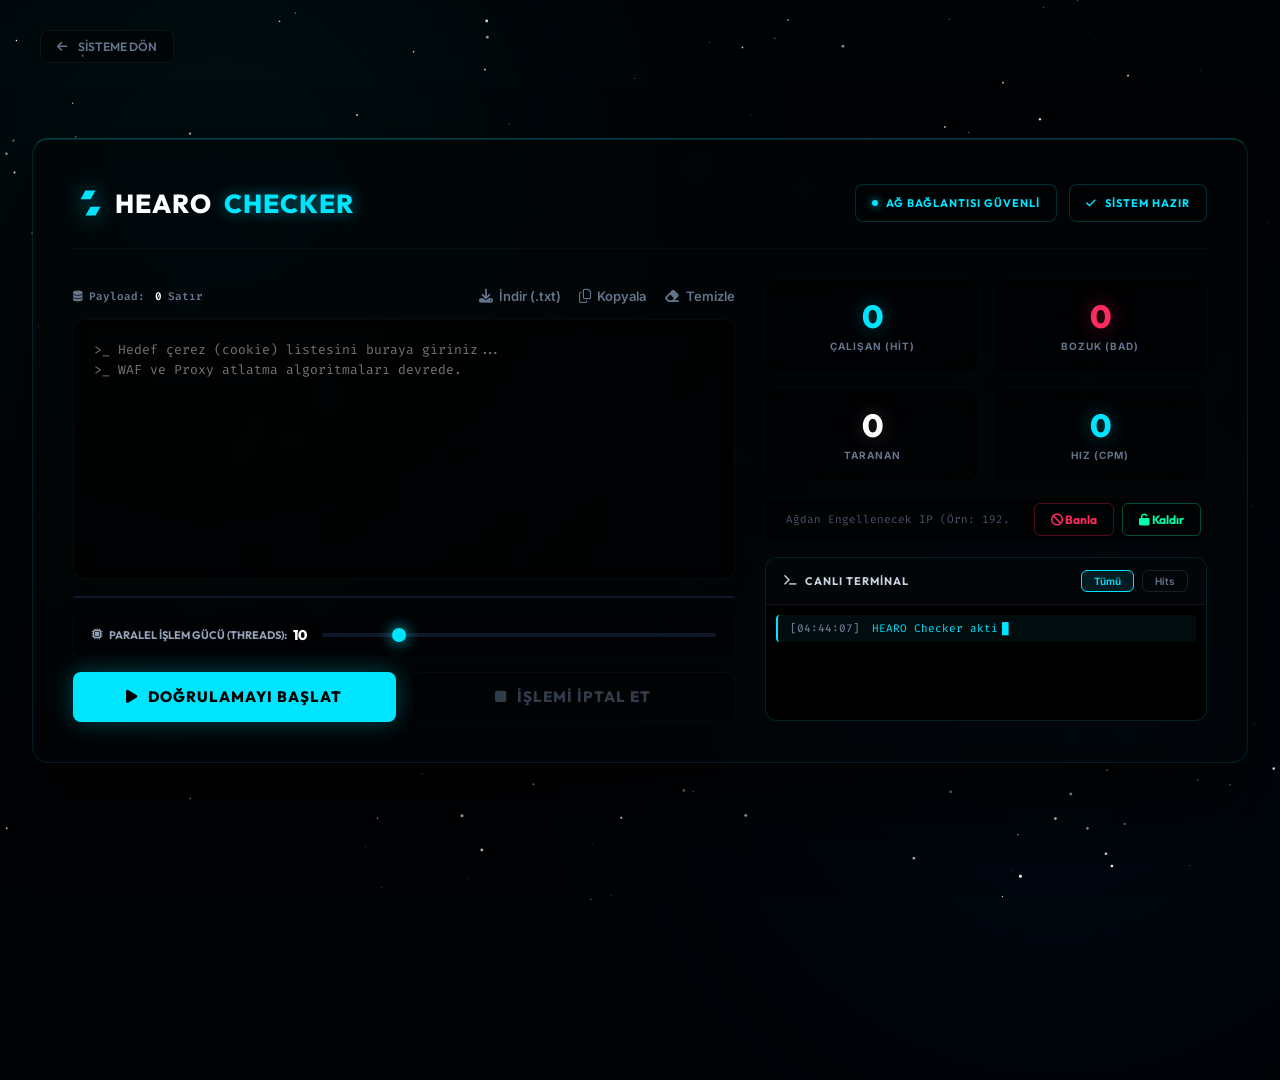
<file: checker.html>
<!DOCTYPE html>
<html lang="tr">
<head>
    <meta charset="UTF-8">
    <meta name="viewport" content="width=device-width, initial-scale=1.0">
    <title>HEARO ADMIN | Ultimate Elite Checker</title>
    <link href="https://fonts.googleapis.com/css2?family=Inter:wght@400;500;600&family=Outfit:wght@500;700;800;900&family=Fira+Code:wght@400;500;600&display=swap" rel="stylesheet">
    <link rel="stylesheet" href="https://cdnjs.cloudflare.com/ajax/libs/font-awesome/6.4.0/css/all.min.css">
    <style>
        :root {
            /*  */
            --neon-cyan: #00e5ff; 
            --neon-red: #ff2a5f; 
            --neon-green: #00ffaa;
            
            /*  */
            --panel-bg: rgba(3, 5, 8, 0.6); 
            --panel-border: rgba(0, 229, 255, 0.12);
        }

        * { margin: 0; padding: 0; box-sizing: border-box; }

        /*  () */
        body {
            font-family: 'Inter', sans-serif;
            background-color: #010204;
            color: white;
            height: 100vh;
            display: flex;
            align-items: center;
            justify-content: center;
            overflow: hidden; 
        }

        /*  () */
        .nebula-glow { position: absolute; filter: blur(150px); opacity: 0.05; z-index: -3; pointer-events: none; border-radius: 50%; }
        .nebula-1 { top: -20%; left: -10%; width: 700px; height: 700px; background: #00e5ff; }
        .nebula-2 { bottom: -20%; right: -10%; width: 700px; height: 700px; background: #0088ff; }

        /*  */
        #starCanvas { position: fixed; top: 0; left: 0; width: 100vw; height: 100vh; pointer-events: none; z-index: -2; }

        /*  */
        @keyframes smoothEnter { 0% { opacity: 0; transform: translateY(20px); } 100% { opacity: 1; transform: translateY(0); } }
        .tilt-container { width: 95%; max-width: 1300px; animation: smoothEnter 0.6s cubic-bezier(0.16, 1, 0.3, 1) forwards; perspective: 1200px; z-index: 10;}
        
        /*  */
        .checker-wrapper {
            background: var(--panel-bg); 
            border: 1px solid var(--panel-border);
            border-top: 1px solid rgba(0, 229, 255, 0.25);
            border-radius: 16px; padding: 40px;
            box-shadow: 0 40px 80px rgba(0,0,0,0.95), inset 0 1px 0 rgba(0,229,255,0.15);
            display: grid; grid-template-columns: 1.2fr 0.8fr; gap: 30px; 
            position: relative;
            backdrop-filter: blur(10px);
            -webkit-backdrop-filter: blur(10px);
        }

        /*  */
        .header { grid-column: 1 / -1; display: flex; justify-content: space-between; align-items: center; border-bottom: 1px solid rgba(255,255,255,0.03); padding-bottom: 20px; height: 70px; }
        .logo { font-family: 'Outfit', sans-serif; font-size: 26px; font-weight: 800; letter-spacing: 1px; display: flex; align-items: center; gap: 12px; white-space: nowrap; flex-shrink: 0; }
        .logo svg { width: 30px; height: 30px; flex-shrink: 0; filter: drop-shadow(0 0 10px rgba(0,229,255,0.6)); }
        .logo span.hearo-text { color: white; }
        .logo span.checker-text { color: var(--neon-cyan); text-shadow: 0 0 15px rgba(0, 229, 255, 0.5); }
        
        /*  */
        .header-right { display: flex; align-items: center; gap: 12px; height: 38px; }
        .header-badge { 
            height: 100%;
            display: flex; align-items: center; justify-content: center; gap: 8px; 
            background: rgba(0,0,0,0.5); border: 1px solid rgba(0,229,255,0.2); 
            padding: 0 16px; border-radius: 8px; 
            font-family: 'Outfit', sans-serif; font-size: 11px; font-weight: 700; color: var(--neon-cyan); 
            text-transform: uppercase; letter-spacing: 1px; 
            white-space: nowrap; /*  */
            box-shadow: inset 0 0 10px rgba(0,229,255,0.03);
            transition: 0.3s;
        }
        .ping-dot { width: 6px; height: 6px; background: var(--neon-cyan); border-radius: 50%; box-shadow: 0 0 8px var(--neon-cyan); animation: blink 1.5s infinite; }

        @keyframes pulseGlow { 0% { box-shadow: inset 0 0 10px rgba(0,229,255,0.05), 0 0 0px rgba(0,229,255,0); } 50% { box-shadow: inset 0 0 15px rgba(0,229,255,0.15), 0 0 15px rgba(0,229,255,0.2); } 100% { box-shadow: inset 0 0 10px rgba(0,229,255,0.05), 0 0 0px rgba(0,229,255,0); } }
        @keyframes blink { 0%, 100% { opacity: 1; } 50% { opacity: 0.3; } }
        .header-badge.scanning { animation: pulseGlow 1.5s infinite; border-color: var(--neon-cyan); color: white; background: rgba(0,229,255,0.1);}

        /* */
        .input-area { display: flex; flex-direction: column; gap: 15px; }
        .top-actions { display: flex; justify-content: space-between; align-items: flex-end; height: 25px; }
        
        .live-counter { font-family: 'Fira Code', monospace; font-size: 11px; font-weight: 600; color: #64748b; display: flex; align-items: center; gap: 6px; transition: 0.3s;}
        .live-counter.active { color: var(--neon-cyan); text-shadow: 0 0 10px rgba(0,229,255,0.3); }
        
        /*  */
        .action-btns { display: flex; gap: 18px; margin-left: auto; align-items: center;}
        .btn-text { background: none; border: none; color: #64748b; font-family: 'Inter', sans-serif; font-size: 13px; font-weight: 600; cursor: pointer; transition: 0.2s; display: flex; align-items: center; gap: 6px; }
        .btn-text:hover { color: var(--neon-cyan); }
        .btn-text i { font-size: 14px; }
        
        textarea { width: 100%; height: 260px; background: rgba(0,0,0,0.6); border: 1px solid rgba(255,255,255,0.03); border-radius: 12px; padding: 20px; color: #e2e8f0; font-family: 'Fira Code', monospace; font-size: 13px; resize: none; outline: none; transition: all 0.2s ease; line-height: 1.6; box-shadow: inset 0 2px 15px rgba(0,0,0,0.8); }
        textarea:focus { border-color: var(--neon-cyan); box-shadow: inset 0 2px 15px rgba(0,0,0,0.8), 0 0 15px rgba(0, 229, 255, 0.1); }
        textarea::-webkit-scrollbar { width: 6px; } textarea::-webkit-scrollbar-thumb { background: rgba(0, 229, 255, 0.2); border-radius: 10px; }
        textarea.success-mode { border-color: var(--neon-cyan); box-shadow: inset 0 2px 15px rgba(0,0,0,0.8), 0 0 20px rgba(0, 229, 255, 0.15); color: var(--neon-cyan); background: rgba(0, 229, 255, 0.02); }

        /*  */
        .speed-control { display: flex; align-items: center; gap: 15px; background: rgba(0,0,0,0.5); padding: 12px 18px; border-radius: 8px; border: 1px solid rgba(255,255,255,0.02); }
        .speed-control label { font-size: 11px; color: #94a3b8; font-weight: 700; font-family: 'Outfit', sans-serif; white-space: nowrap; display: flex; align-items: center; gap: 6px; text-transform: uppercase;}
        .speed-control label span { color: white; font-weight: 800; font-size: 14px; }
        .speed-control input[type=range] { flex: 1; -webkit-appearance: none; background: #0f172a; height: 4px; border-radius: 5px; outline: none; }
        .speed-control input[type=range]::-webkit-slider-thumb { -webkit-appearance: none; width: 14px; height: 14px; border-radius: 50%; background: var(--neon-cyan); cursor: pointer; box-shadow: 0 0 15px var(--neon-cyan); transition: 0.2s; }
        .speed-control input[type=range]::-webkit-slider-thumb:hover { transform: scale(1.3); }

        /*  */
        .progress-container { width: 100%; height: 2px; background: #0f172a; border-radius: 10px; overflow: hidden; margin-top: 2px;}
        .progress-bar { height: 100%; width: 0%; background: var(--neon-cyan); box-shadow: 0 0 15px var(--neon-cyan); transition: width 0.2s ease; position: relative; }

        /*  */
        .controls { display: flex; gap: 15px; height: 50px; }
        .main-btn { flex: 1; border: none; border-radius: 8px; font-family: 'Outfit', sans-serif; font-size: 15px; font-weight: 800; cursor: pointer; transition: 0.2s ease; display: flex; justify-content: center; align-items: center; gap: 10px; height: 100%; text-transform: uppercase; letter-spacing: 1px; }
        
        .btn-start { background: var(--neon-cyan); color: #000; box-shadow: 0 0 25px rgba(0, 229, 255, 0.3); }
        .btn-start:hover { box-shadow: 0 0 35px rgba(0, 229, 255, 0.5); transform: scale(1.02); }
        .btn-start:disabled { opacity: 0.3; cursor: not-allowed; filter: grayscale(100%); transform: none; box-shadow: none; }
        
        .btn-stop { background: rgba(0,0,0,0.6); border: 1px solid rgba(255,255,255,0.05); color: #64748b; }
        .btn-stop:hover:not(:disabled) { background: rgba(255, 42, 95, 0.1); color: var(--neon-red); border-color: var(--neon-red); }
        .btn-stop:disabled { opacity: 0.5; cursor: not-allowed; }

        /*  */
        .right-panel { display: flex; flex-direction: column; gap: 15px; }
        .stats-grid { display: grid; grid-template-columns: repeat(2, 1fr); gap: 15px; }
        .stat-card { background: rgba(0,0,0,0.5); border: 1px solid rgba(255,255,255,0.02); border-radius: 12px; padding: 20px 10px; display: flex; flex-direction: column; align-items: center; justify-content: center; gap: 8px; transition: 0.3s; position: relative; overflow: hidden; box-shadow: inset 0 2px 10px rgba(0,0,0,0.5);}
        
        .stat-card::before { content:''; position: absolute; bottom: 0; left: 50%; transform: translateX(-50%); width: 0%; height: 2px; background: transparent; transition: 0.3s; }
        .stat-card.hit-card:hover::before { width: 100%; background: var(--neon-cyan); box-shadow: 0 0 15px var(--neon-cyan); }
        .stat-card.bad-card:hover::before { width: 100%; background: var(--neon-red); box-shadow: 0 0 15px var(--neon-red); }
        .stat-card.total-card:hover::before { width: 100%; background: white; box-shadow: 0 0 15px white; }
        
        .stat-card:hover { background: rgba(255,255,255,0.02); transform: translateY(-3px); }
        
        .stat-value { font-size: 32px; font-weight: 800; font-family: 'Outfit', sans-serif; line-height: 1; }
        .stat-label { font-size: 10px; color: #64748b; text-transform: uppercase; letter-spacing: 1px; font-weight: 700; text-align: center; }
        .val-hit { color: var(--neon-cyan); text-shadow: 0 0 20px rgba(0, 229, 255, 0.4); }
        .val-bad { color: var(--neon-red); text-shadow: 0 0 20px rgba(255, 42, 95, 0.4); }
        .val-total { color: white; text-shadow: 0 0 20px rgba(255, 255, 255, 0.2);} 
        .val-cpm { color: var(--neon-cyan); text-shadow: 0 0 20px rgba(0, 229, 255, 0.4);}

        /*  */
        .ip-ban-box { display: flex; gap: 8px; height: 45px; align-items: center; background: rgba(0,0,0,0.5); padding: 5px; border-radius: 8px; border: 1px solid rgba(255,255,255,0.02); }
        .ip-ban-box input { flex: 1; height: 100%; background: transparent; border: none; padding: 0 15px; color: white; font-family: 'Fira Code', monospace; font-size: 11px; outline: none; }
        .ip-ban-box input::placeholder { color: #475569; }
        .ip-btn-ban { height: 100%; padding: 0 16px; background: transparent; border: 1px solid rgba(255,42,95,0.3); color: var(--neon-red); border-radius: 6px; font-family: 'Outfit', sans-serif; font-size: 12px; font-weight: 700; cursor: pointer; transition: 0.2s; }
        .ip-btn-ban:hover { background: rgba(255,42,95,0.15); box-shadow: 0 0 10px rgba(255,42,95,0.2); border-color: var(--neon-red);}
        .ip-btn-unban { height: 100%; padding: 0 16px; background: transparent; border: 1px solid rgba(0,255,170,0.3); color: var(--neon-green); border-radius: 6px; font-family: 'Outfit', sans-serif; font-size: 12px; font-weight: 700; cursor: pointer; transition: 0.2s; }
        .ip-btn-unban:hover { background: rgba(0,255,170,0.15); box-shadow: 0 0 10px rgba(0,255,170,0.2); border-color: var(--neon-green);}

        /*  */
        .console-container { position: relative; display: flex; flex-direction: column; background: #000000; border: 1px solid rgba(0, 229, 255, 0.15); border-radius: 12px; overflow: hidden; box-shadow: inset 0 0 30px rgba(0,0,0,1); }
        
        /*  */
        #matrixCanvas { position: absolute; top: 0; left: 0; width: 100%; height: 100%; z-index: 0; opacity: 0.15; pointer-events: none; }

        .console-header { position: relative; z-index: 1; display: flex; justify-content: space-between; align-items: center; padding: 12px 18px; border-bottom: 1px solid rgba(255,255,255,0.05); background: #030508; }
        .console-title { font-size: 11px; color: #cbd5e1; font-family: 'Outfit', sans-serif; font-weight: 700; letter-spacing: 1px; text-transform: uppercase; display: flex; align-items: center; gap: 8px; }
        .console-filters { display: flex; gap: 8px; }
        .c-filter { background: transparent; border: 1px solid rgba(255,255,255,0.1); color: #64748b; padding: 4px 12px; border-radius: 6px; font-family: 'Inter', sans-serif; font-size: 10px; font-weight: 600; cursor: pointer; transition: 0.2s; }
        .c-filter:hover { border-color: rgba(255,255,255,0.3); color: white; }
        .c-filter.active { background: rgba(0, 229, 255, 0.1); border-color: var(--neon-cyan); color: var(--neon-cyan); }
        
        
        .console-logs { position: relative; z-index: 1; height: 115px; padding: 10px; overflow-y: auto; font-family: 'Fira Code', monospace; font-size: 11px; display: flex; flex-direction: column; gap: 6px; }
        .console-logs::-webkit-scrollbar { width: 4px; } .console-logs::-webkit-scrollbar-thumb { background: rgba(0, 229, 255, 0.2); border-radius: 10px; }
        
        
        @keyframes popIn {
            0% { opacity: 0; transform: translateY(10px); }
            100% { opacity: 1; transform: translateY(0); }
        }
        
        .log { 
            padding: 6px 12px; border-radius: 4px; display: flex; gap: 12px; 
            animation: popIn 0.2s ease-out forwards; 
            line-height: 1.4; word-wrap: break-word; word-break: normal; white-space: pre-wrap; 
            background: rgba(255,255,255,0.02); border-left: 2px solid transparent; 
        }
        
        .log-time { color: #64748b; min-width: 70px; user-select: none; font-weight: 500;}
        .log.hit { background: rgba(0, 255, 170, 0.05); border-left-color: var(--neon-green); color: var(--neon-green); }
        .log.bad { background: rgba(255, 42, 95, 0.05); border-left-color: var(--neon-red); color: var(--neon-red); }
        .log.info { background: rgba(0, 229, 255, 0.05); border-left-color: var(--neon-cyan); color: var(--neon-cyan); }
        
        .console-logs.filter-hits .log:not(.hit):not(.info) { display: none !important; }

        
        .typing-cursor::after { content: '█'; animation: blinkType 1s step-start infinite; color: var(--neon-cyan); margin-left: 4px; }
        @keyframes blinkType { 50% { opacity: 0; } }

        .btn-back { position: absolute; top: 30px; left: 40px; color: #64748b; text-decoration: none; font-size: 12px; font-weight: 600; display: flex; align-items: center; gap: 10px; transition: 0.2s; z-index: 10; font-family: 'Outfit', sans-serif; background: rgba(0,0,0,0.5); padding: 8px 16px; border-radius: 8px; border: 1px solid rgba(255,255,255,0.05); }
        .btn-back:hover { color: white; border-color: var(--neon-cyan); box-shadow: 0 0 15px rgba(0, 229, 255, 0.2); transform: translateX(-5px); }
    </style>
</head>
<body>


<div class="nebula-glow nebula-1"></div>
<div class="nebula-glow nebula-2"></div>


<canvas id="starCanvas"></canvas>

<a href="index.html" class="btn-back"><i class="fa-solid fa-arrow-left"></i> SİSTEME DÖN</a>

<div class="tilt-container">
    <div class="checker-wrapper" id="tiltWrapper">
        <div class="header">
            <div class="logo">
                <svg viewBox="0 0 24 24" fill="none" xmlns="http://www.w3.org/2000/svg">
                    <path d="M21.9999 15L17.9999 21.9282L9.99989 21.9282L13.9999 15L21.9999 15Z" fill="#00e5ff"/>
                    <path d="M14.0001 9.00003L18.0001 2.07183L10.0001 2.07186L6.00015 9.00007L14.0001 9.00003Z" fill="#00e5ff"/>
                </svg>
                <span class="hearo-text">HEARO</span> <span class="checker-text">CHECKER</span>
            </div>
            
            
            <div class="header-right">
                <div class="header-badge">
                    <div class="ping-dot"></div> AĞ BAĞLANTISI GÜVENLİ
                </div>
                <div class="header-badge" id="statusBadge">
                    <i class="fa-solid fa-check"></i> SİSTEM HAZIR
                </div>
            </div>
        </div>

        <div class="input-area">
            <div class="top-actions">
                <div id="liveCounter" class="live-counter"><i class="fa-solid fa-database"></i> Payload: <span id="lineCount" style="color: white; margin-left: 4px;">0</span> Satır</div>
                
                
                <div class="action-btns">
                    <button id="btnDownload" class="btn-text" onclick="downloadHits()"><i class="fa-solid fa-download"></i> İndir (.txt)</button>
                    <button id="btnCopy" class="btn-text" onclick="copyHits()"><i class="fa-regular fa-copy"></i> Kopyala</button>
                    <button class="btn-text" onclick="clearInput()"><i class="fa-solid fa-eraser"></i> Temizle</button>
                </div>
            </div>
            
            <textarea id="cookieInput" placeholder=">_ Hedef çerez (cookie) listesini buraya giriniz...&#10;>_ WAF ve Proxy atlatma algoritmaları devrede." oninput="updateLineCount()"></textarea>
            
            <div class="progress-container">
                <div class="progress-bar" id="progressBar"></div>
            </div>
            
            <div class="speed-control">
                <label><i class="fa-solid fa-microchip"></i> Paralel İşlem Gücü (Threads): <span id="speedVal">10</span></label>
                <input type="range" id="threadSlider" min="1" max="50" value="10" oninput="document.getElementById('speedVal').innerText = this.value">
            </div>

            <div class="controls">
                <button class="main-btn btn-start" id="btnStart" onclick="startCheck()"><i class="fa-solid fa-play"></i> Doğrulamayı Başlat</button>
                <button class="main-btn btn-stop" id="btnStop" onclick="stopCheck()" disabled><i class="fa-solid fa-stop"></i> İşlemi İptal Et</button>
            </div>
        </div>

        <div class="right-panel">
            <div class="stats-grid">
                <div class="stat-card hit-card"><span class="stat-value val-hit" id="hitCount">0</span><span class="stat-label">Çalışan (Hit)</span></div>
                <div class="stat-card bad-card"><span class="stat-value val-bad" id="badCount">0</span><span class="stat-label">Bozuk (Bad)</span></div>
                <div class="stat-card total-card"><span class="stat-value val-total" id="totalCount">0</span><span class="stat-label">Taranan</span></div>
                <div class="stat-card"><span class="stat-value val-cpm" id="cpmCount">0</span><span class="stat-label">Hız (CPM)</span></div>
            </div>

            <div class="ip-ban-box">
                <input type="text" id="ipBanInput" placeholder="Ağdan Engellenecek IP (Örn: 192.168.1.1)">
                <button class="ip-btn-ban" onclick="manageIP('ban_ip')"><i class="fa-solid fa-ban"></i> Banla</button>
                <button class="ip-btn-unban" onclick="manageIP('unban_ip')"><i class="fa-solid fa-unlock"></i> Kaldır</button>
            </div>

            
            <div class="console-container" id="terminalContainer">
                <canvas id="matrixCanvas"></canvas>
                
                <div class="console-header">
                    <span class="console-title"><i class="fa-solid fa-terminal"></i> CANLI TERMİNAL</span>
                    <div class="console-filters">
                        <button class="c-filter active" id="f-all" onclick="setFilter('all')">Tümü</button>
                        <button class="c-filter" id="f-hit" onclick="setFilter('hits')">Hits</button>
                    </div>
                </div>
                <div class="console-logs" id="consoleLog">
                    <div class="log info" id="typewriterLog"><span class="log-time" id="twTime"></span><span id="twText" class="typing-cursor"></span></div>
                </div>
            </div>
        </div>
    </div>
</div>

<script>
    const backendUrl = "https://billowing-smoke-cb6b.hearo.workers.dev";
    
    // --- 1. 
    const sCanvas = document.getElementById('starCanvas');
    const sCtx = sCanvas.getContext('2d');
    let w = sCanvas.width = window.innerWidth;
    let h = sCanvas.height = window.innerHeight;
    
    const stars = [];
    for(let i=0; i<300; i++) {
        stars.push({ x: Math.random() * w, y: Math.random() * h, r: Math.random() * 1.5, a: Math.random(), s: Math.random() * 0.02 + 0.01 });
    }

    const shootingStars = [];
    function spawnShootingStar() {
        if(Math.random() < 0.05) { // 
            shootingStars.push({ 
                x: Math.random() * w * 1.5, 
                y: Math.random() * h * 0.5 - 200, 
                len: Math.random() * 100 + 40, // 
                speed: Math.random() * 15 + 10, 
                angle: Math.PI / 4 + (Math.random() * 0.1 - 0.05), 
                opacity: 1, 
                thickness: Math.random() * 1 + 0.5 
            });
        }
    }

    function drawStars() {
        sCtx.clearRect(0, 0, w, h);
        
        stars.forEach(star => {
            star.a += star.s;
            if(star.a > 1 || star.a < 0.1) star.s = -star.s;
            sCtx.beginPath(); sCtx.arc(star.x, star.y, star.r, 0, Math.PI * 2);
            sCtx.fillStyle = `rgba(255, 255, 255, ${Math.abs(star.a)})`; sCtx.fill();
        });

        spawnShootingStar();
        for(let i = shootingStars.length - 1; i >= 0; i--) {
            const ss = shootingStars[i];
            const tailX = ss.x - Math.cos(ss.angle) * ss.len;
            const tailY = ss.y - Math.sin(ss.angle) * ss.len;
            
            const grad = sCtx.createLinearGradient(ss.x, ss.y, tailX, tailY);
            grad.addColorStop(0, `rgba(255, 255, 255, ${ss.opacity})`);
            grad.addColorStop(0.1, `rgba(0, 229, 255, ${ss.opacity * 0.8})`); 
            grad.addColorStop(1, `rgba(0, 0, 0, 0)`);

            sCtx.beginPath(); sCtx.moveTo(ss.x, ss.y); sCtx.lineTo(tailX, tailY);
            sCtx.strokeStyle = grad; sCtx.lineWidth = ss.thickness; sCtx.shadowBlur = 10; sCtx.shadowColor = '#00e5ff';
            sCtx.stroke(); sCtx.shadowBlur = 0; 
            
            sCtx.beginPath(); sCtx.arc(ss.x, ss.y, ss.thickness * 1.5, 0, Math.PI*2);
            sCtx.fillStyle = `rgba(255, 255, 255, ${ss.opacity})`; sCtx.fill();

            ss.x += Math.cos(ss.angle) * ss.speed; ss.y += Math.sin(ss.angle) * ss.speed; ss.opacity -= 0.015;
            if(ss.opacity <= 0 || ss.x > w || ss.y > h) shootingStars.splice(i, 1);
        }
        requestAnimationFrame(drawStars);
    }
    drawStars();
    window.addEventListener('resize', () => { w = sCanvas.width = window.innerWidth; h = sCanvas.height = window.innerHeight; });

    // --- 2.  ---
    const mCanvas = document.getElementById('matrixCanvas');
    const mCtx = mCanvas.getContext('2d');
    const terminalContainer = document.getElementById('terminalContainer');
    
    let mCols = 0;
    let mDrops = [];
    const mFontSize = 10;
    const mChars = '0123456789ABCDEF'.split('');

    function resizeMatrix() {
        mCanvas.width = terminalContainer.offsetWidth;
        mCanvas.height = terminalContainer.offsetHeight;
        mCols = mCanvas.width / mFontSize;
        mDrops = [];
        for(let x = 0; x < mCols; x++) mDrops[x] = Math.random() * -50;
    }
    resizeMatrix();
    window.addEventListener('resize', resizeMatrix);

    function drawMatrix() {
        mCtx.fillStyle = 'rgba(0, 0, 0, 0.2)'; 
        mCtx.fillRect(0, 0, mCanvas.width, mCanvas.height);
        
        mCtx.font = mFontSize + "px 'Fira Code', monospace";
        
        for(let i = 0; i < mDrops.length; i++) {
            const text = mChars[Math.floor(Math.random() * mChars.length)];
            mCtx.fillStyle = 'rgba(0, 229, 255, 0.3)'; // Çok şeffaf buz mavisi/gri
            mCtx.fillText(text, i * mFontSize, mDrops[i] * mFontSize);
            if(mDrops[i] * mFontSize > mCanvas.height && Math.random() > 0.95) mDrops[i] = 0;
            mDrops[i]++;
        }
    }
    setInterval(drawMatrix, 50);

    // --- 3.  ---
    const getTime = () => { const d = new Date(); return `[${d.getHours().toString().padStart(2,'0')}:${d.getMinutes().toString().padStart(2,'0')}:${d.getSeconds().toString().padStart(2,'0')}]`; };
    
    window.onload = () => {
        document.getElementById('twTime').innerText = getTime();
        const textToType = "HEARO Checker aktif. Veri girişi bekleniyor...";
        let i = 0;
        const twElement = document.getElementById('twText');
        
        function typeWriter() {
            if (i < textToType.length) {
                twElement.innerHTML += textToType.charAt(i);
                i++;
                setTimeout(typeWriter, 35);
            } else {
                twElement.classList.remove('typing-cursor');
            }
        }
        setTimeout(typeWriter, 600);
    };

    // ---  ---
    function updateLineCount() {
        const raw = document.getElementById('cookieInput').value.trim();
        const lines = raw ? raw.split('\n').filter(line => line.trim() !== '' && !line.trim().startsWith('#')).length : 0;
        document.getElementById('lineCount').innerText = lines;
        const counter = document.getElementById('liveCounter');
        if(lines > 0) counter.classList.add('active'); else counter.classList.remove('active');
    }

    const tiltWrapper = document.getElementById('tiltWrapper');
    document.addEventListener('mousemove', (e) => {
        const xAxis = ((window.innerWidth / 2) - e.pageX) / 200;
        const yAxis = ((window.innerHeight / 2) - e.pageY) / 200;
        tiltWrapper.style.transform = `rotateY(${xAxis}deg) rotateX(${-yAxis}deg)`;
    });
    document.addEventListener('mouseleave', () => tiltWrapper.style.transform = `rotateY(0deg) rotateX(0deg)`);

    let isRunning = false; let cookies = []; let currentIndex = 0; let hits = 0; let bads = 0; let startTime = 0; let hitList = []; 
    
    const el = {
        input: document.getElementById('cookieInput'), btnStart: document.getElementById('btnStart'), btnStop: document.getElementById('btnStop'),
        hit: document.getElementById('hitCount'), bad: document.getElementById('badCount'), total: document.getElementById('totalCount'), cpm: document.getElementById('cpmCount'),
        log: document.getElementById('consoleLog'), badge: document.getElementById('statusBadge'),
        liveCount: document.getElementById('liveCounter'), btnCopy: document.getElementById('btnCopy'), btnDownload: document.getElementById('btnDownload'), progBar: document.getElementById('progressBar')
    };

    function setFilter(type) {
        document.getElementById('f-all').classList.remove('active'); document.getElementById('f-hit').classList.remove('active');
        if (type === 'hits') { document.getElementById('f-hit').classList.add('active'); el.log.classList.add('filter-hits'); } 
        else { document.getElementById('f-all').classList.add('active'); el.log.classList.remove('filter-hits'); }
        el.log.scrollTop = el.log.scrollHeight;
    }

    function clearInput() {
        el.input.value = ''; el.input.classList.remove('success-mode'); updateLineCount();
        el.progBar.style.width = '0%';
    }

    function copyHits() {
        if (hits === 0) { addLog('bad', 'Kopyalanacak başarılı çerez bulunamadı.'); return; }
        navigator.clipboard.writeText(hitList.join('\n'));
        el.btnCopy.innerHTML = '<i class="fa-solid fa-check"></i> Kopyalandı';
        setTimeout(() => el.btnCopy.innerHTML = '<i class="fa-regular fa-copy"></i> Kopyala', 2000);
    }

    function downloadHits() {
        if (hits === 0) { addLog('bad', 'İndirilecek başarılı çerez bulunamadı.'); return; }
        const blob = new Blob([hitList.join('\n')], { type: 'text/plain' });
        const url = window.URL.createObjectURL(blob);
        const a = document.createElement('a');
        a.href = url; a.download = `HEARO_HITS_${hits}.txt`; a.click();
        window.URL.revokeObjectURL(url);
    }

    function addLog(type, msg) {
        const div = document.createElement('div');
        div.className = `log ${type}`; div.innerHTML = `<span class="log-time">${getTime()}</span><span>${msg}</span>`;
        el.log.appendChild(div);
        if (el.log.children.length > 200) el.log.removeChild(el.log.firstChild);
        el.log.scrollTop = el.log.scrollHeight;
    }

    function animateValue(obj, start, end, duration) {
        let startTimestamp = null;
        const step = (timestamp) => {
            if (!startTimestamp) startTimestamp = timestamp;
            const progress = Math.min((timestamp - startTimestamp) / duration, 1);
            obj.innerHTML = Math.floor(progress * (end - start) + start);
            if (progress < 1) { window.requestAnimationFrame(step); } else { obj.innerHTML = end; }
        };
        window.requestAnimationFrame(step);
    }

    function updateStats(newTotal) {
        if(el.hit.textContent != hits) animateValue(el.hit, parseInt(el.hit.textContent), hits, 200);
        if(el.bad.textContent != bads) animateValue(el.bad, parseInt(el.bad.textContent), bads, 200);
        el.total.textContent = `${newTotal} / ${cookies.length}`;
        
        const mins = (Date.now() - startTime) / 1000 / 60;
        if (mins > 0) el.cpm.textContent = Math.floor(newTotal / mins).toLocaleString();
        
        const percent = (newTotal / cookies.length) * 100;
        el.progBar.style.width = `${percent}%`;
    }

    async function manageIP(actionType) {
        const ipInput = document.getElementById('ipBanInput');
        const ip = ipInput.value.trim();
        if (!ip) { addLog('bad', 'HATA: Lütfen bir IP adresi girin.'); return; }
        try {
            const res = await fetch(backendUrl, { method: 'POST', headers: { 'Content-Type': 'application/json' }, body: JSON.stringify({ tur: actionType, detay: { ip: ip } }) });
            if (res.ok) {
                const data = await res.json();
                if (data.error === "KV_YOK") addLog('bad', `[SİSTEM HATASI] Cloudflare KV veritabanına ulaşılamıyor.`);
                else { addLog('info', `[GÜVENLİK DUVARI] ${ip} ${actionType === 'ban_ip' ? 'ağdan engellendi' : 'beyaz listeye alındı'}.`); ipInput.value = ''; }
            } else { addLog('bad', `[HATA] Ağ bağlantısı reddedildi.`); }
        } catch(e) { addLog('bad', `[HATA] Sunucu yanıt vermiyor.`); }
    }

    async function startCheck() {
        const raw = el.input.value.trim();
        if (!raw) { addLog('bad', 'HATA: İşlenecek veri bulunamadı.'); return; }
        cookies = raw.split('\n').filter(line => line.trim() !== '' && !line.trim().startsWith('#'));
        if (cookies.length === 0) return;

        isRunning = true; currentIndex = 0; hits = 0; bads = 0; startTime = Date.now(); hitList = [];
        el.input.classList.remove('success-mode'); 
        el.btnStart.disabled = true; el.btnStop.disabled = false; el.input.disabled = true;
        
        el.badge.classList.add('scanning');
        el.badge.innerHTML = '<i class="fa-solid fa-radar fa-spin"></i> TARAMA SÜRÜYOR...';
        
        const threads = parseInt(document.getElementById('threadSlider').value) || 10;
        addLog('info', `Güç: ${threads} Thread aktif. Asenkron tarama başlatıldı...`);
        el.progBar.style.width = '0%';
        
        while (currentIndex < cookies.length && isRunning) {
            const batch = cookies.slice(currentIndex, currentIndex + threads);
            currentIndex += batch.length;
            
            const promises = batch.map(async (cookie) => {
                try {
                    const response = await fetch(backendUrl, { method: 'POST', headers: { 'Content-Type': 'application/json' }, body: JSON.stringify({ tur: "check_cookie", detay: { cookie: cookie } }) });
                    const data = await response.json();
                    if (data.valid) { hits++; hitList.push(cookie); addLog('hit', `[ÇALIŞIYOR] ${cookie.substring(0, 30)}...`); } 
                    else { bads++; addLog('bad', `[REDDEDİLDİ] ${cookie.substring(0, 30)}...`); }
                } catch (err) { bads++; addLog('bad', `[ZAMAN AŞIMI] İstek gönderilemedi.`); }
            });
            
            await Promise.all(promises);
            updateStats(currentIndex);
        }
        
        if(isRunning) finishCheck();
    }

    function stopCheck() {
        isRunning = false; el.btnStart.disabled = false; el.btnStop.disabled = true; el.input.disabled = false;
        el.badge.classList.remove('scanning');
        el.badge.innerHTML = '<i class="fa-solid fa-stop"></i> DURDURULDU';
        el.badge.style.borderColor = 'rgba(255,42,95,0.4)'; el.badge.style.color = 'var(--neon-red)';
        addLog('info', 'Sistem manuel olarak durduruldu.');
    }

    function finishCheck() {
        isRunning = false; el.btnStart.disabled = false; el.btnStop.disabled = true; el.input.disabled = false;
        el.badge.classList.remove('scanning');
        el.badge.innerHTML = '<i class="fa-solid fa-check-double"></i> TAMAMLANDI';
        el.badge.style.borderColor = 'rgba(0,229,255,0.4)'; el.badge.style.color = 'var(--neon-cyan)';
        addLog('info', `İşlem Bitti. Sonuç: ${hits} Aktif | ${bads} Pasif.`);

        if (hits > 0) {
            el.input.value = hitList.join('\n'); el.input.classList.add('success-mode');
            addLog('hit', '>>> Başarılı çerezler ekrana filtrelendi.');
        } else {
            el.input.value = "Test edilen tüm veriler geçersiz.";
        }
    }
</script>
</body>
</html>
</file>
